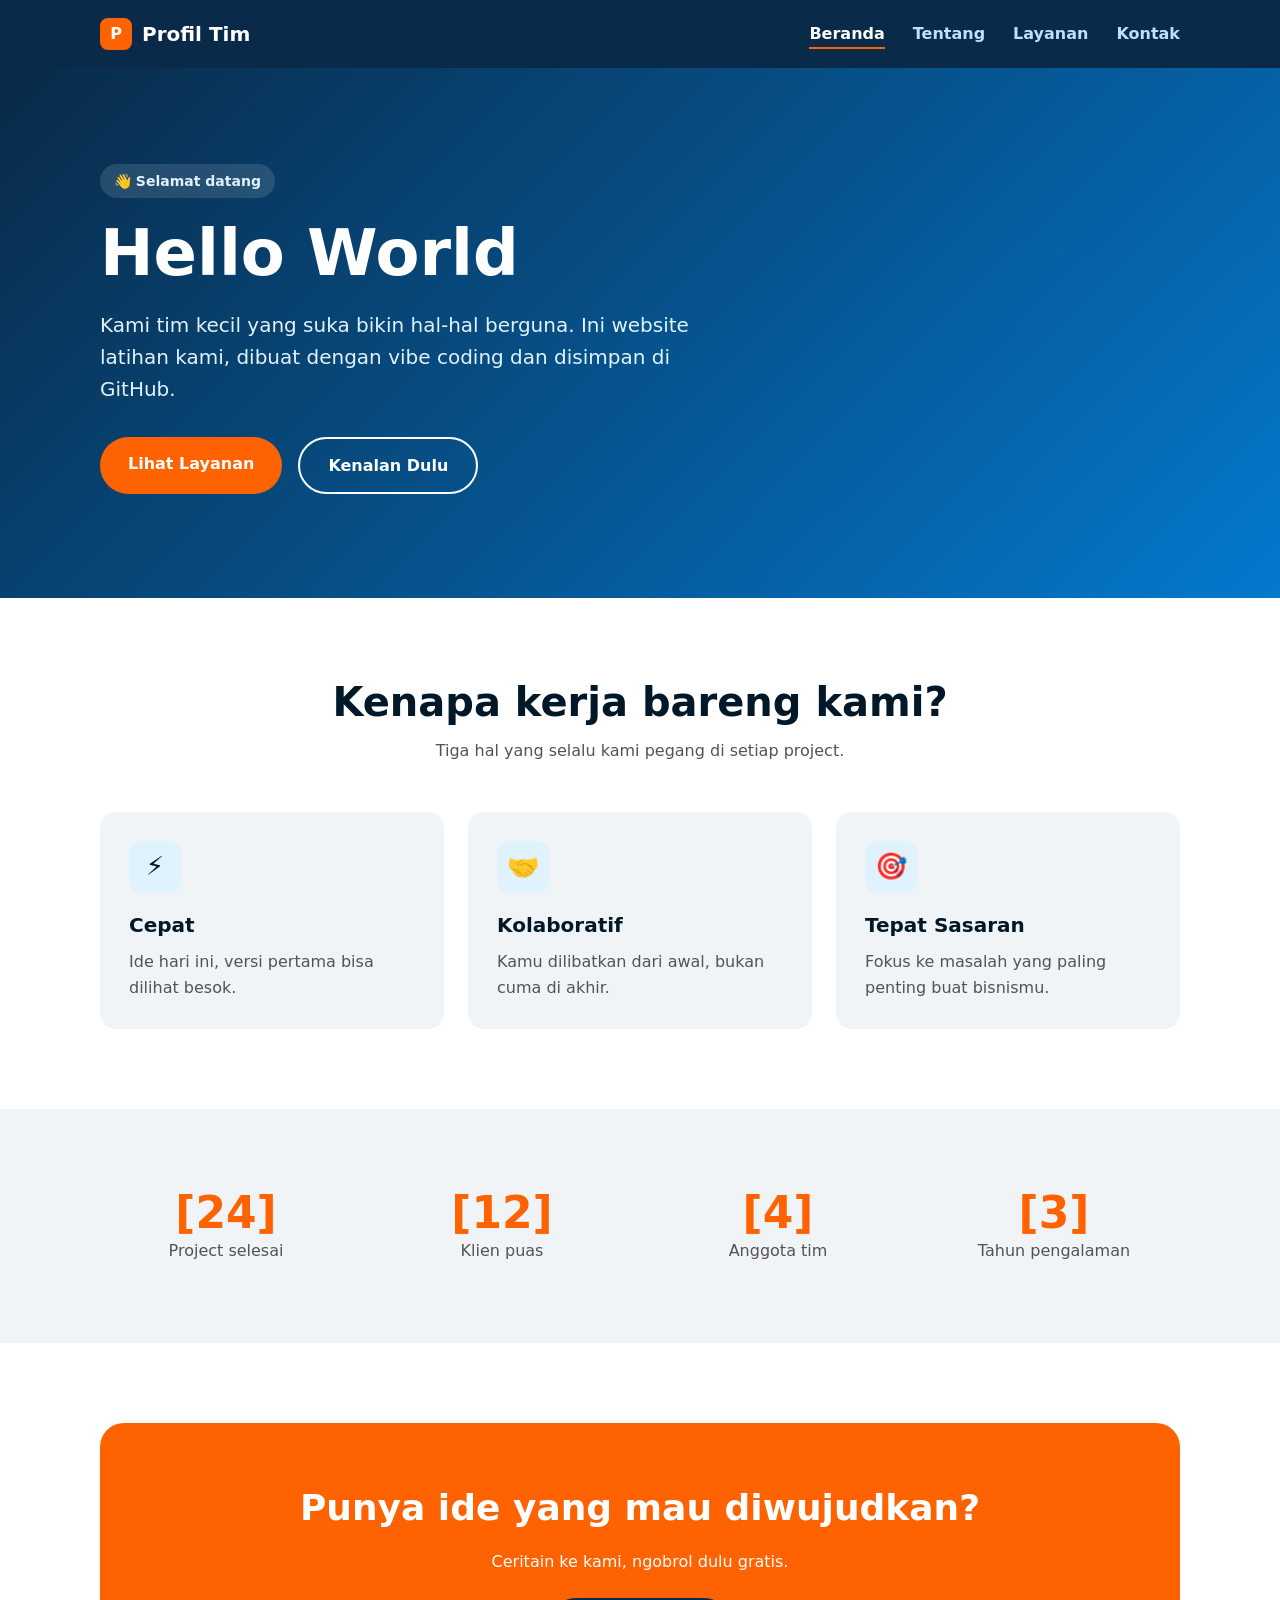
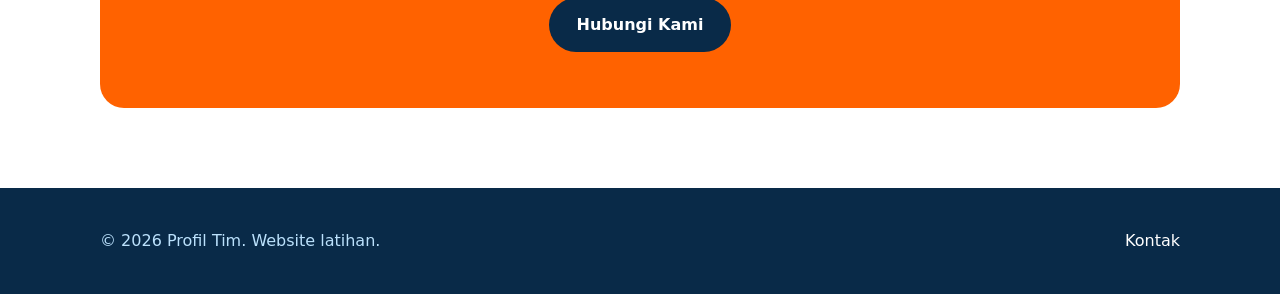
<file: index.html>
<!DOCTYPE html>
<html lang="id">
<head>
  <meta charset="UTF-8">
  <meta name="viewport" content="width=device-width, initial-scale=1.0">
  <!-- Website latihan: minta Google dan mesin pencari lain untuk TIDAK menampilkan halaman ini -->
  <meta name="robots" content="noindex, nofollow">
  <title>Profil Tim — Beranda</title>
  <meta name="description" content="Website profil tim, contoh latihan vibe coding.">
  <link rel="stylesheet" href="style.css">
</head>
<body>

  <!-- HEADER: sama di semua halaman -->
  <header class="header">
    <div class="wadah">
      <a href="index.html" class="logo"><span>P</span> Profil Tim</a>
      <button class="tombol-menu" aria-label="Buka menu">☰</button>
      <ul class="menu">
        <li><a href="index.html" class="aktif">Beranda</a></li>
        <li><a href="tentang.html">Tentang</a></li>
        <li><a href="layanan.html">Layanan</a></li>
        <li><a href="kontak.html">Kontak</a></li>
      </ul>
    </div>
  </header>

  <!-- HERO -->
  <section class="hero">
    <div class="wadah">
      <p class="label">👋 Selamat datang</p>
      <h1>Hello World</h1>
      <p>Kami tim kecil yang suka bikin hal-hal berguna. Ini website latihan kami, dibuat dengan vibe coding dan disimpan di GitHub.</p>
      <div class="aksi">
        <a href="layanan.html" class="tombol">Lihat Layanan</a>
        <a href="tentang.html" class="tombol garis">Kenalan Dulu</a>
      </div>
    </div>
  </section>

  <!-- KEUNGGULAN -->
  <section class="section putih">
    <div class="wadah">
      <div class="judul-section">
        <h2>Kenapa kerja bareng kami?</h2>
        <p>Tiga hal yang selalu kami pegang di setiap project.</p>
      </div>
      <div class="grid">
        <div class="kartu">
          <div class="ikon">⚡</div>
          <h3>Cepat</h3>
          <p>Ide hari ini, versi pertama bisa dilihat besok.</p>
        </div>
        <div class="kartu">
          <div class="ikon">🤝</div>
          <h3>Kolaboratif</h3>
          <p>Kamu dilibatkan dari awal, bukan cuma di akhir.</p>
        </div>
        <div class="kartu">
          <div class="ikon">🎯</div>
          <h3>Tepat Sasaran</h3>
          <p>Fokus ke masalah yang paling penting buat bisnismu.</p>
        </div>
      </div>
    </div>
  </section>

  <!-- ANGKA -->
  <section class="section">
    <div class="wadah">
      <div class="angka">
        <div><strong>[24]</strong><span>Project selesai</span></div>
        <div><strong>[12]</strong><span>Klien puas</span></div>
        <div><strong>[4]</strong><span>Anggota tim</span></div>
        <div><strong>[3]</strong><span>Tahun pengalaman</span></div>
      </div>
    </div>
  </section>

  <!-- CTA -->
  <section class="section putih">
    <div class="wadah">
      <div class="cta">
        <h2>Punya ide yang mau diwujudkan?</h2>
        <p>Ceritain ke kami, ngobrol dulu gratis.</p>
        <a href="kontak.html" class="tombol">Hubungi Kami</a>
      </div>
    </div>
  </section>

  <!-- FOOTER: sama di semua halaman -->
  <footer class="footer">
    <div class="wadah">
      <p>© <span id="tahun"></span> Profil Tim. Website latihan.</p>
      <p><a href="kontak.html">Kontak</a></p>
    </div>
  </footer>

  <script src="script.js"></script>
</body>
</html>
</file>
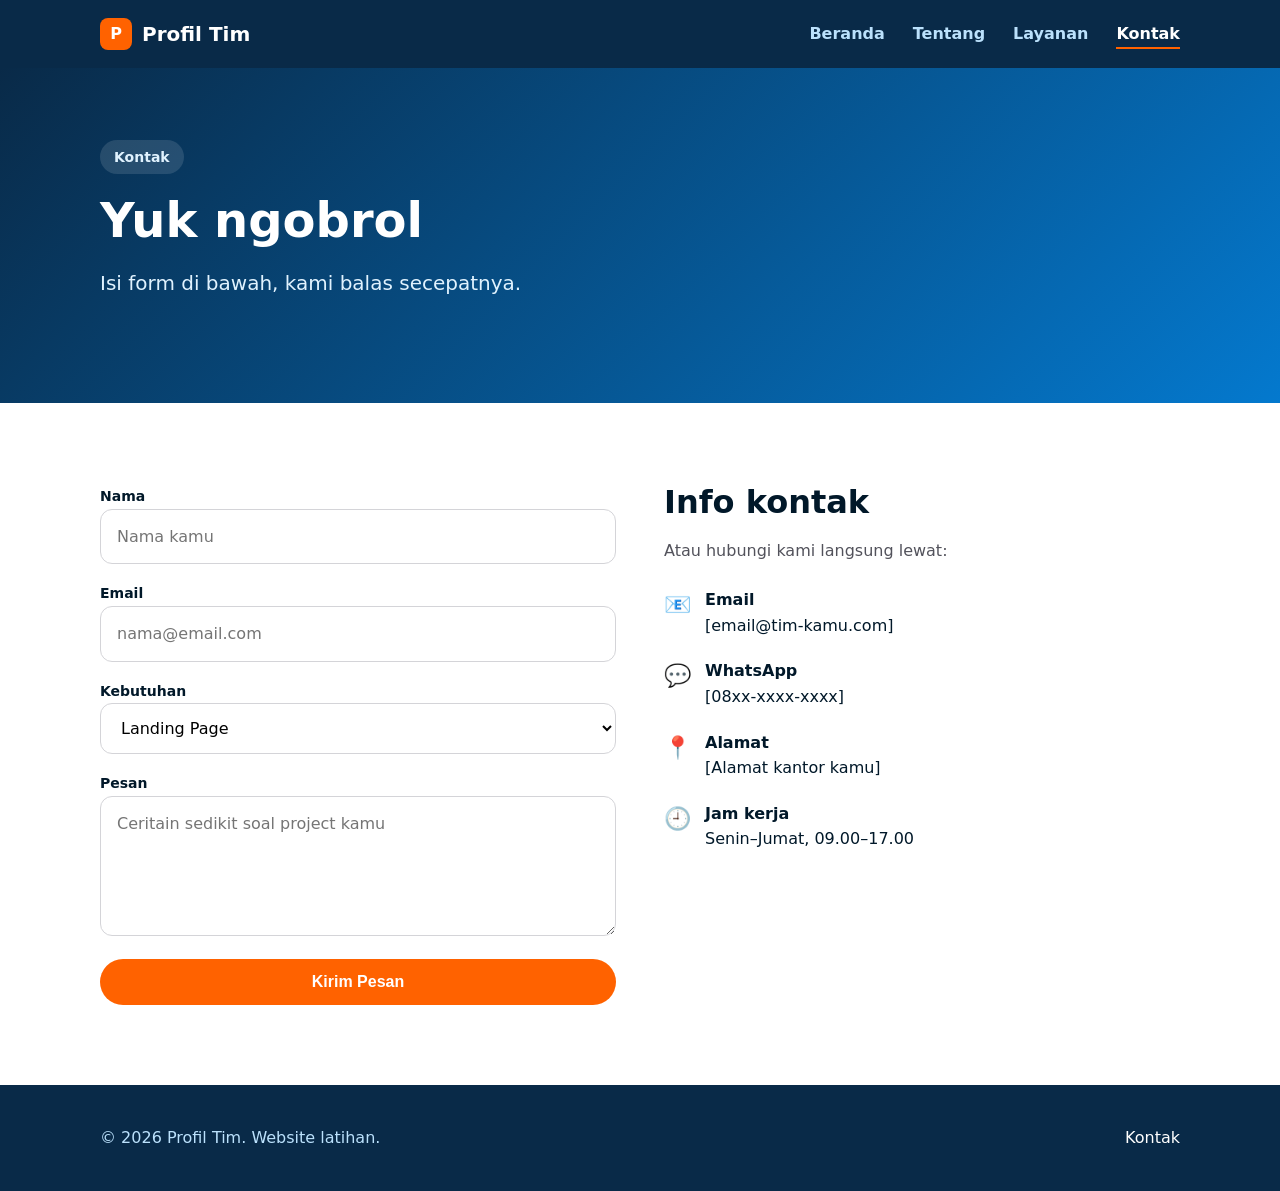
<file: kontak.html>
<!DOCTYPE html>
<html lang="id">
<head>
  <meta charset="UTF-8">
  <meta name="viewport" content="width=device-width, initial-scale=1.0">
  <!-- Website latihan: minta Google dan mesin pencari lain untuk TIDAK menampilkan halaman ini -->
  <meta name="robots" content="noindex, nofollow">
  <title>Profil Tim — Kontak</title>
  <meta name="description" content="Hubungi tim kami.">
  <link rel="stylesheet" href="style.css">
</head>
<body>

  <header class="header">
    <div class="wadah">
      <a href="index.html" class="logo"><span>P</span> Profil Tim</a>
      <button class="tombol-menu" aria-label="Buka menu">☰</button>
      <ul class="menu">
        <li><a href="index.html">Beranda</a></li>
        <li><a href="tentang.html">Tentang</a></li>
        <li><a href="layanan.html">Layanan</a></li>
        <li><a href="kontak.html" class="aktif">Kontak</a></li>
      </ul>
    </div>
  </header>

  <section class="hero hero-kecil">
    <div class="wadah">
      <p class="label">Kontak</p>
      <h1>Yuk ngobrol</h1>
      <p>Isi form di bawah, kami balas secepatnya.</p>
    </div>
  </section>

  <section class="section putih">
    <div class="wadah dua-kolom" style="align-items: start;">

      <!-- FORM (dummy: belum terkirim ke mana pun, lihat script.js) -->
      <form id="form-kontak" class="form">
        <div>
          <label for="nama">Nama</label>
          <input id="nama" type="text" placeholder="Nama kamu" required>
        </div>
        <div>
          <label for="email">Email</label>
          <input id="email" type="email" placeholder="nama@email.com" required>
        </div>
        <div>
          <label for="kebutuhan">Kebutuhan</label>
          <select id="kebutuhan">
            <option>Landing Page</option>
            <option>Website Profil</option>
            <option>Perawatan Bulanan</option>
            <option>Lainnya</option>
          </select>
        </div>
        <div>
          <label for="pesan">Pesan</label>
          <textarea id="pesan" placeholder="Ceritain sedikit soal project kamu"></textarea>
        </div>
        <button type="submit" class="tombol">Kirim Pesan</button>
        <p class="pesan-terkirim">✓ Pesan terkirim! (Ini masih contoh, belum benar-benar dikirim.)</p>
      </form>

      <!-- INFO KONTAK -->
      <div>
        <h2>Info kontak</h2>
        <p>Atau hubungi kami langsung lewat:</p>
        <ul class="info-kontak" style="margin-top: 24px;">
          <li><span class="ikon">📧</span><div><strong>Email</strong><br>[email@tim-kamu.com]</div></li>
          <li><span class="ikon">💬</span><div><strong>WhatsApp</strong><br>[08xx-xxxx-xxxx]</div></li>
          <li><span class="ikon">📍</span><div><strong>Alamat</strong><br>[Alamat kantor kamu]</div></li>
          <li><span class="ikon">🕘</span><div><strong>Jam kerja</strong><br>Senin–Jumat, 09.00–17.00</div></li>
        </ul>
      </div>

    </div>
  </section>

  <footer class="footer">
    <div class="wadah">
      <p>© <span id="tahun"></span> Profil Tim. Website latihan.</p>
      <p><a href="kontak.html">Kontak</a></p>
    </div>
  </footer>

  <script src="script.js"></script>
</body>
</html>
</file>
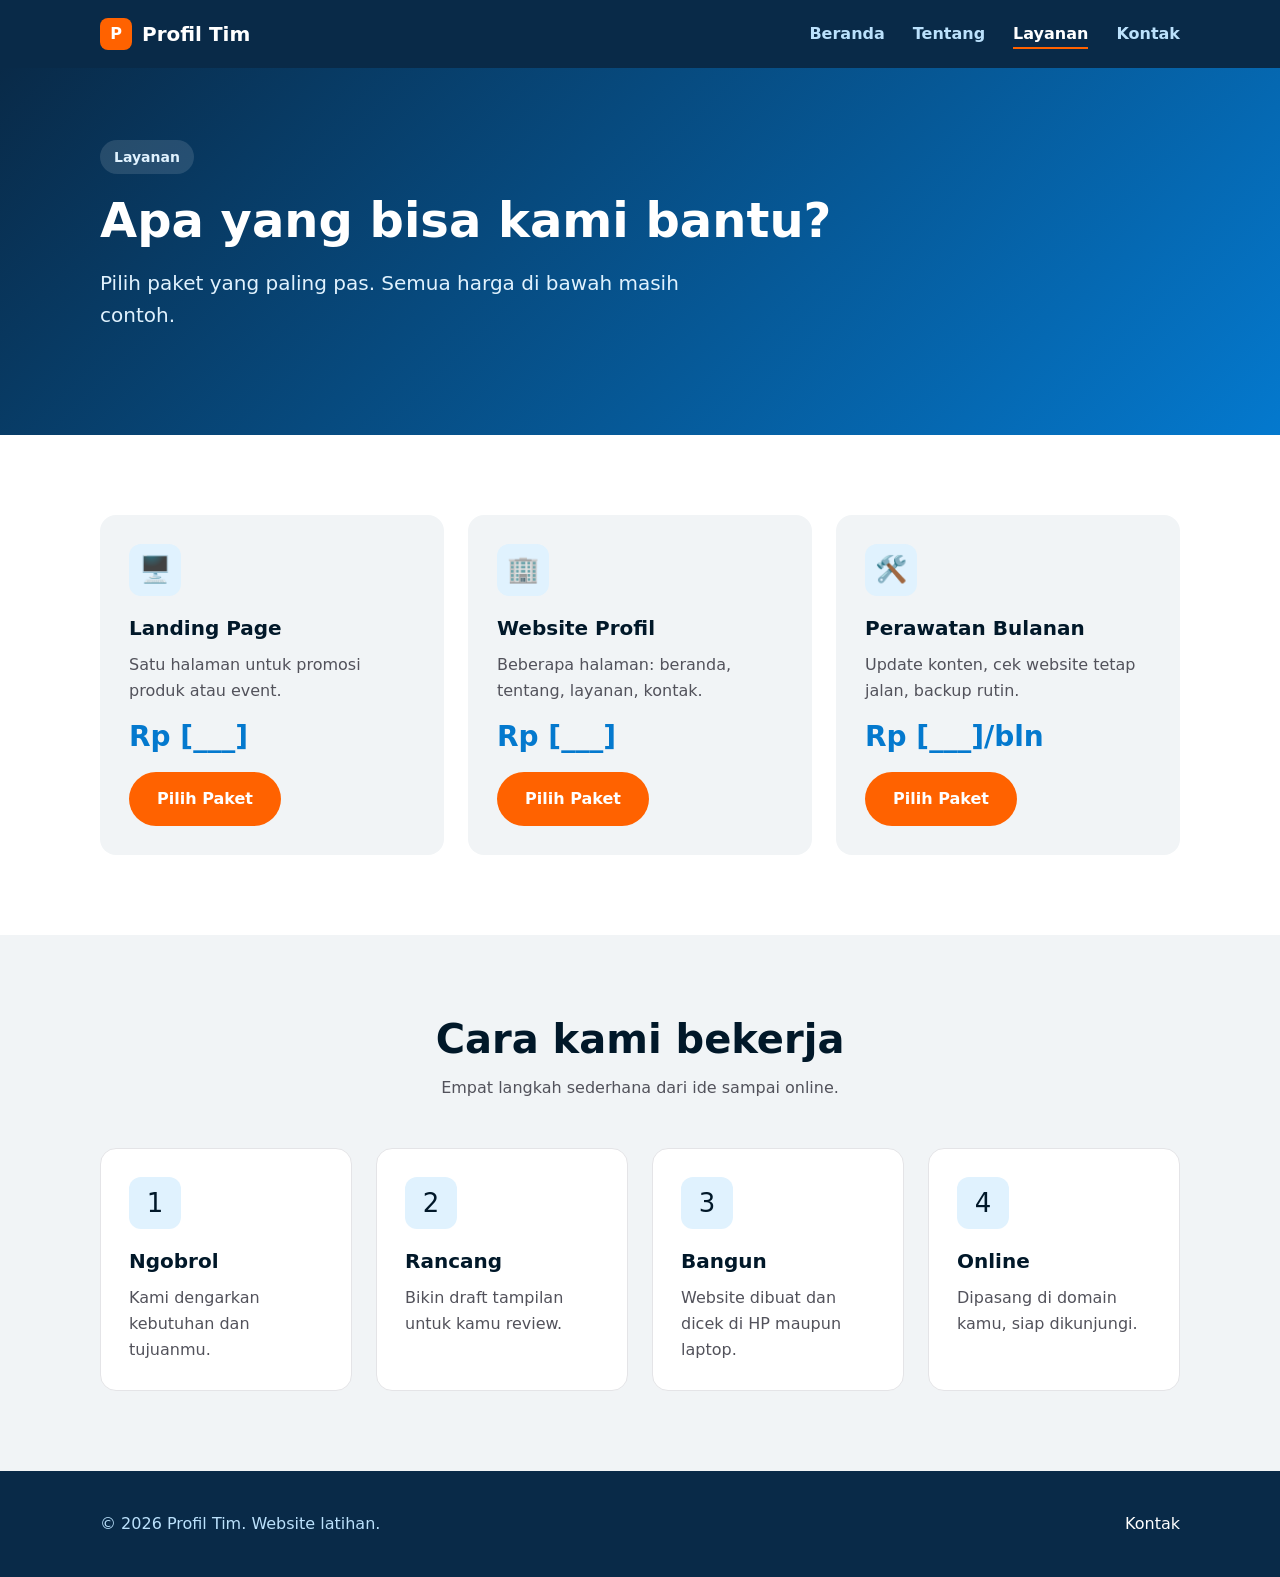
<file: layanan.html>
<!DOCTYPE html>
<html lang="id">
<head>
  <meta charset="UTF-8">
  <meta name="viewport" content="width=device-width, initial-scale=1.0">
  <!-- Website latihan: minta Google dan mesin pencari lain untuk TIDAK menampilkan halaman ini -->
  <meta name="robots" content="noindex, nofollow">
  <title>Profil Tim — Layanan</title>
  <meta name="description" content="Layanan yang kami tawarkan.">
  <link rel="stylesheet" href="style.css">
</head>
<body>

  <header class="header">
    <div class="wadah">
      <a href="index.html" class="logo"><span>P</span> Profil Tim</a>
      <button class="tombol-menu" aria-label="Buka menu">☰</button>
      <ul class="menu">
        <li><a href="index.html">Beranda</a></li>
        <li><a href="tentang.html">Tentang</a></li>
        <li><a href="layanan.html" class="aktif">Layanan</a></li>
        <li><a href="kontak.html">Kontak</a></li>
      </ul>
    </div>
  </header>

  <section class="hero hero-kecil">
    <div class="wadah">
      <p class="label">Layanan</p>
      <h1>Apa yang bisa kami bantu?</h1>
      <p>Pilih paket yang paling pas. Semua harga di bawah masih contoh.</p>
    </div>
  </section>

  <!-- DAFTAR LAYANAN -->
  <section class="section putih">
    <div class="wadah">
      <div class="grid">
        <div class="kartu">
          <div class="ikon">🖥️</div>
          <h3>Landing Page</h3>
          <p>Satu halaman untuk promosi produk atau event.</p>
          <div class="harga">Rp [___]</div>
          <a href="kontak.html" class="tombol">Pilih Paket</a>
        </div>
        <div class="kartu">
          <div class="ikon">🏢</div>
          <h3>Website Profil</h3>
          <p>Beberapa halaman: beranda, tentang, layanan, kontak.</p>
          <div class="harga">Rp [___]</div>
          <a href="kontak.html" class="tombol">Pilih Paket</a>
        </div>
        <div class="kartu">
          <div class="ikon">🛠️</div>
          <h3>Perawatan Bulanan</h3>
          <p>Update konten, cek website tetap jalan, backup rutin.</p>
          <div class="harga">Rp [___]/bln</div>
          <a href="kontak.html" class="tombol">Pilih Paket</a>
        </div>
      </div>
    </div>
  </section>

  <!-- PROSES KERJA -->
  <section class="section">
    <div class="wadah">
      <div class="judul-section">
        <h2>Cara kami bekerja</h2>
        <p>Empat langkah sederhana dari ide sampai online.</p>
      </div>
      <div class="grid">
        <div class="kartu"><div class="ikon">1</div><h3>Ngobrol</h3><p>Kami dengarkan kebutuhan dan tujuanmu.</p></div>
        <div class="kartu"><div class="ikon">2</div><h3>Rancang</h3><p>Bikin draft tampilan untuk kamu review.</p></div>
        <div class="kartu"><div class="ikon">3</div><h3>Bangun</h3><p>Website dibuat dan dicek di HP maupun laptop.</p></div>
        <div class="kartu"><div class="ikon">4</div><h3>Online</h3><p>Dipasang di domain kamu, siap dikunjungi.</p></div>
      </div>
    </div>
  </section>

  <footer class="footer">
    <div class="wadah">
      <p>© <span id="tahun"></span> Profil Tim. Website latihan.</p>
      <p><a href="kontak.html">Kontak</a></p>
    </div>
  </footer>

  <script src="script.js"></script>
</body>
</html>
</file>
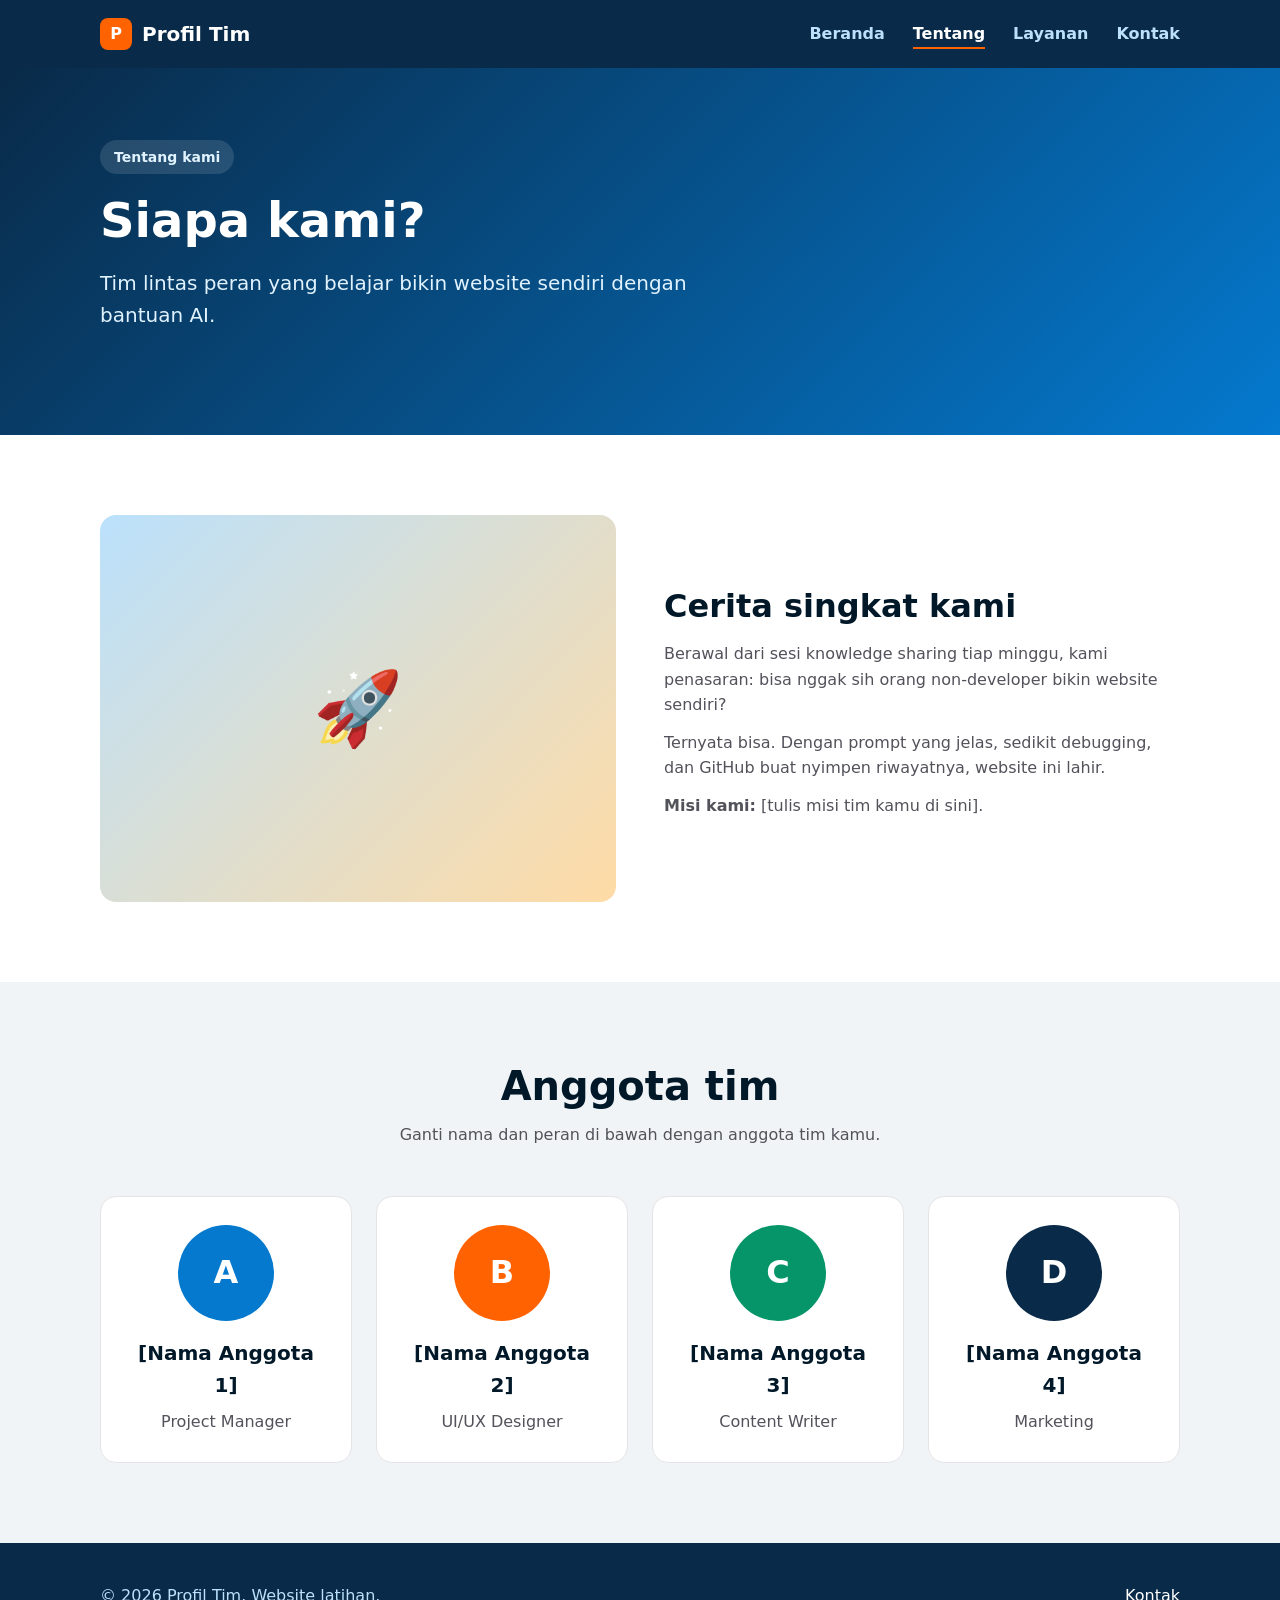
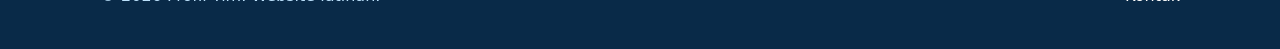
<file: tentang.html>
<!DOCTYPE html>
<html lang="id">
<head>
  <meta charset="UTF-8">
  <meta name="viewport" content="width=device-width, initial-scale=1.0">
  <!-- Website latihan: minta Google dan mesin pencari lain untuk TIDAK menampilkan halaman ini -->
  <meta name="robots" content="noindex, nofollow">
  <title>Profil Tim — Tentang</title>
  <meta name="description" content="Kenalan dengan anggota tim kami.">
  <link rel="stylesheet" href="style.css">
</head>
<body>

  <header class="header">
    <div class="wadah">
      <a href="index.html" class="logo"><span>P</span> Profil Tim</a>
      <button class="tombol-menu" aria-label="Buka menu">☰</button>
      <ul class="menu">
        <li><a href="index.html">Beranda</a></li>
        <li><a href="tentang.html" class="aktif">Tentang</a></li>
        <li><a href="layanan.html">Layanan</a></li>
        <li><a href="kontak.html">Kontak</a></li>
      </ul>
    </div>
  </header>

  <section class="hero hero-kecil">
    <div class="wadah">
      <p class="label">Tentang kami</p>
      <h1>Siapa kami?</h1>
      <p>Tim lintas peran yang belajar bikin website sendiri dengan bantuan AI.</p>
    </div>
  </section>

  <!-- CERITA -->
  <section class="section putih">
    <div class="wadah dua-kolom">
      <div class="kotak-warna">🚀</div>
      <div>
        <h2>Cerita singkat kami</h2>
        <p>Berawal dari sesi knowledge sharing tiap minggu, kami penasaran: bisa nggak sih orang non-developer bikin website sendiri?</p>
        <p>Ternyata bisa. Dengan prompt yang jelas, sedikit debugging, dan GitHub buat nyimpen riwayatnya, website ini lahir.</p>
        <p><strong>Misi kami:</strong> [tulis misi tim kamu di sini].</p>
      </div>
    </div>
  </section>

  <!-- ANGGOTA TIM -->
  <section class="section">
    <div class="wadah">
      <div class="judul-section">
        <h2>Anggota tim</h2>
        <p>Ganti nama dan peran di bawah dengan anggota tim kamu.</p>
      </div>
      <div class="grid">
        <div class="kartu anggota">
          <div class="avatar">A</div>
          <h3>[Nama Anggota 1]</h3>
          <p>Project Manager</p>
        </div>
        <div class="kartu anggota">
          <div class="avatar">B</div>
          <h3>[Nama Anggota 2]</h3>
          <p>UI/UX Designer</p>
        </div>
        <div class="kartu anggota">
          <div class="avatar">C</div>
          <h3>[Nama Anggota 3]</h3>
          <p>Content Writer</p>
        </div>
        <div class="kartu anggota">
          <div class="avatar">D</div>
          <h3>[Nama Anggota 4]</h3>
          <p>Marketing</p>
        </div>
      </div>
    </div>
  </section>

  <footer class="footer">
    <div class="wadah">
      <p>© <span id="tahun"></span> Profil Tim. Website latihan.</p>
      <p><a href="kontak.html">Kontak</a></p>
    </div>
  </footer>

  <script src="script.js"></script>
</body>
</html>
</file>
<file: style.css>
/* =========================================================
   style.css — dipakai bersama oleh semua halaman
   Ganti warna di bagian :root untuk ubah tema seluruh website
   ========================================================= */

:root {
  --utama: #0479CE;       /* warna utama (biru) */
  --utama-gelap: #092A48; /* biru gelap untuk header & footer */
  --aksen: #FF6200;       /* warna aksen (oranye) */
  --teks: #011829;
  --teks-pudar: #52525B;
  --latar: #F1F4F6;
  --putih: #FFFFFF;
  --garis: #E4E4E7;
  --radius: 16px;
  --lebar: 1120px;
}

* { box-sizing: border-box; margin: 0; padding: 0; }

body {
  font-family: "Inter", system-ui, -apple-system, "Segoe UI", sans-serif;
  color: var(--teks);
  background: var(--latar);
  line-height: 1.6;
}

img { max-width: 100%; display: block; }
a { color: var(--utama); }

.wadah { width: 100%; max-width: var(--lebar); margin: 0 auto; padding: 0 20px; }

/* ---------- Header & menu ---------- */
.header {
  background: var(--utama-gelap);
  position: sticky; top: 0; z-index: 10;
}
.header .wadah {
  display: flex; align-items: center; justify-content: space-between;
  height: 68px;
}
.logo {
  color: var(--putih); font-weight: 800; font-size: 20px; text-decoration: none;
  display: flex; align-items: center; gap: 10px;
}
.logo span {
  width: 32px; height: 32px; border-radius: 8px; background: var(--aksen);
  display: grid; place-items: center; font-size: 16px;
}
.menu { display: flex; gap: 28px; list-style: none; }
.menu a { color: #BBE1FC; text-decoration: none; font-weight: 600; }
.menu a:hover, .menu a.aktif { color: var(--putih); }
.menu a.aktif { border-bottom: 2px solid var(--aksen); padding-bottom: 4px; }

.tombol-menu {
  display: none; background: none; border: 0; color: var(--putih);
  font-size: 28px; cursor: pointer;
}

/* ---------- Tombol ---------- */
.tombol {
  display: inline-block; padding: 14px 28px; border-radius: 999px;
  background: var(--aksen); color: var(--putih); font-weight: 700;
  text-decoration: none; border: 0; cursor: pointer; font-size: 16px;
}
.tombol:hover { filter: brightness(0.92); }
.tombol.garis { background: transparent; border: 2px solid var(--putih); }

/* ---------- Hero ---------- */
.hero {
  background: linear-gradient(135deg, var(--utama-gelap), var(--utama));
  color: var(--putih); padding: 96px 0 104px;
}
.hero .label {
  display: inline-block; background: rgba(255,255,255,0.12); padding: 6px 14px;
  border-radius: 999px; font-size: 14px; font-weight: 600; margin-bottom: 20px;
}
.hero h1 { font-size: clamp(36px, 6vw, 64px); line-height: 1.1; margin-bottom: 20px; }
.hero p { font-size: 20px; color: #E0F2FE; max-width: 620px; margin-bottom: 32px; }
.hero .aksi { display: flex; gap: 16px; flex-wrap: wrap; }

.hero-kecil { padding: 72px 0; }
.hero-kecil h1 { font-size: clamp(32px, 5vw, 48px); }

/* ---------- Section umum ---------- */
.section { padding: 80px 0; }
.section.putih { background: var(--putih); }
.judul-section { text-align: center; margin-bottom: 48px; }
.judul-section h2 { font-size: clamp(28px, 4vw, 40px); line-height: 1.2; margin-bottom: 12px; }
.judul-section p { color: var(--teks-pudar); max-width: 600px; margin: 0 auto; }

/* ---------- Grid kartu ---------- */
.grid { display: grid; gap: 24px; grid-template-columns: repeat(auto-fit, minmax(240px, 1fr)); }
.kartu {
  background: var(--putih); border: 1px solid var(--garis);
  border-radius: var(--radius); padding: 28px;
}
.section.putih .kartu { background: var(--latar); border-color: transparent; }
.kartu .ikon {
  width: 52px; height: 52px; border-radius: 12px; background: #E0F2FE;
  display: grid; place-items: center; font-size: 26px; margin-bottom: 16px;
}
.kartu h3 { font-size: 20px; margin-bottom: 8px; }
.kartu p { color: var(--teks-pudar); }
.kartu .harga { font-size: 28px; font-weight: 800; color: var(--utama); margin: 12px 0; }

/* ---------- Angka ---------- */
.angka { display: grid; gap: 24px; grid-template-columns: repeat(auto-fit, minmax(180px, 1fr)); text-align: center; }
.angka strong { display: block; font-size: 44px; color: var(--aksen); line-height: 1.1; }
.angka span { color: var(--teks-pudar); }

/* ---------- Anggota tim ---------- */
.anggota { text-align: center; }
.avatar {
  width: 96px; height: 96px; border-radius: 50%; margin: 0 auto 16px;
  display: grid; place-items: center; font-size: 32px; font-weight: 800;
  color: var(--putih); background: var(--utama);
}
.anggota:nth-child(2) .avatar { background: var(--aksen); }
.anggota:nth-child(3) .avatar { background: #069568; }
.anggota:nth-child(4) .avatar { background: var(--utama-gelap); }

/* ---------- Dua kolom ---------- */
.dua-kolom { display: grid; gap: 48px; grid-template-columns: 1fr 1fr; align-items: center; }
.kotak-warna {
  aspect-ratio: 4 / 3; border-radius: var(--radius);
  background: linear-gradient(135deg, #BBE1FC, #FFDBA5);
  display: grid; place-items: center; font-size: 72px;
}
.dua-kolom h2 { font-size: 32px; line-height: 1.2; margin-bottom: 16px; }
.dua-kolom p { color: var(--teks-pudar); margin-bottom: 12px; }

/* ---------- CTA ---------- */
.cta {
  background: var(--aksen); color: var(--putih); text-align: center;
  border-radius: 24px; padding: 56px 24px;
}
.cta h2 { font-size: clamp(26px, 4vw, 36px); margin-bottom: 12px; }
.cta p { margin-bottom: 24px; }
.cta .tombol { background: var(--utama-gelap); }

/* ---------- Form kontak ---------- */
.form { display: grid; gap: 16px; }
.form label { font-weight: 600; font-size: 14px; }
.form input, .form textarea, .form select {
  width: 100%; padding: 14px 16px; border: 1px solid #D4D4D8; border-radius: 12px;
  font: inherit; background: var(--putih);
}
.form input:focus, .form textarea:focus, .form select:focus {
  outline: 2px solid var(--utama); border-color: transparent;
}
.form textarea { min-height: 140px; resize: vertical; }
.pesan-terkirim {
  display: none; background: #DCFCE7; color: #166534; padding: 14px 16px;
  border-radius: 12px; font-weight: 600;
}
.info-kontak { list-style: none; display: grid; gap: 20px; }
.info-kontak li { display: flex; gap: 14px; align-items: flex-start; }
.info-kontak .ikon { font-size: 22px; }

/* ---------- Footer ---------- */
.footer { background: var(--utama-gelap); color: #BBE1FC; padding: 40px 0; margin-top: 0; }
.footer .wadah { display: flex; justify-content: space-between; gap: 16px; flex-wrap: wrap; }
.footer a { color: var(--putih); text-decoration: none; }

/* ---------- Tampilan HP ---------- */
@media (max-width: 760px) {
  .tombol-menu { display: block; }
  .menu {
    display: none; position: absolute; top: 68px; left: 0; right: 0;
    flex-direction: column; gap: 0; background: var(--utama-gelap);
    padding: 8px 20px 20px;
  }
  .menu.buka { display: flex; }
  .menu a { display: block; padding: 12px 0; }
  .menu a.aktif { border-bottom: 0; color: var(--aksen); }
  .dua-kolom { grid-template-columns: 1fr; }
  .hero { padding: 64px 0 72px; }
  .section { padding: 56px 0; }
}
</file>
